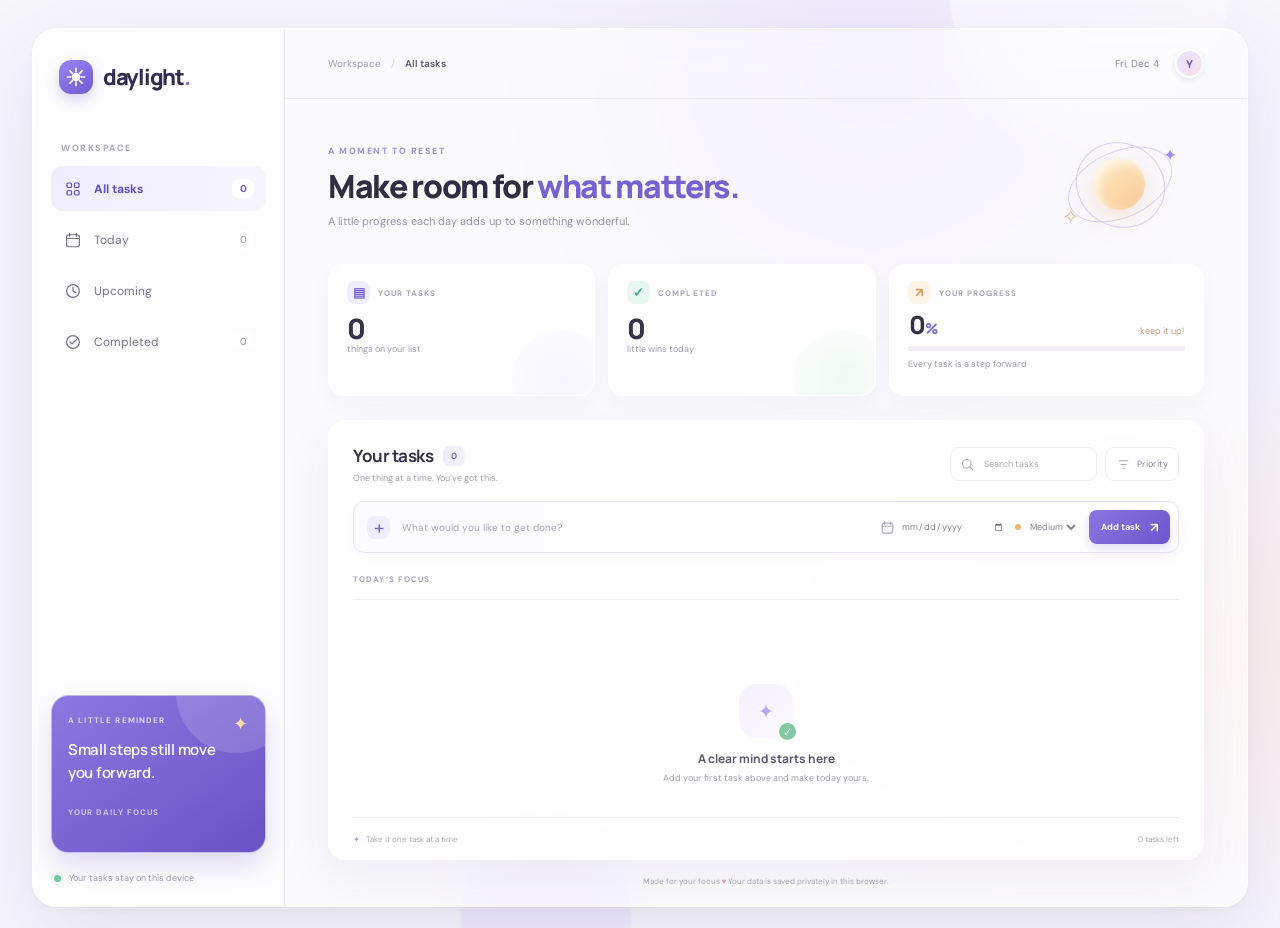
<file: todo-app/index.html>
<!doctype html>
<html lang="en">
  <head>
    <meta charset="UTF-8" />
    <meta name="viewport" content="width=device-width, initial-scale=1.0" />
    <meta name="theme-color" content="#f5f4fb" />
    <meta
      name="description"
      content="A calm, glossy space to organize your day and make progress."
    />
    <title>Daylight — Your tasks, in focus</title>
    <link rel="preconnect" href="https://fonts.googleapis.com" />
    <link rel="preconnect" href="https://fonts.gstatic.com" crossorigin />
    <link
      href="https://fonts.googleapis.com/css2?family=DM+Sans:wght@400;500;600;700&family=Manrope:wght@400;500;600;700;800&display=swap"
      rel="stylesheet"
    />
    <link rel="stylesheet" href="styles.css" />
    <script src="app.js" defer></script>
  </head>
  <body>
    <div class="ambient ambient-one" aria-hidden="true"></div>
    <div class="ambient ambient-two" aria-hidden="true"></div>

    <main class="app-shell">
      <aside class="sidebar">
        <a class="brand" href="#" aria-label="Daylight home">
          <span class="brand-mark" aria-hidden="true">
            <svg viewBox="0 0 32 32" fill="none">
              <path d="M16 3.5v5M16 23.5v5M28.5 16h-5M8.5 16h-5M24.84 7.16l-3.54 3.54M10.7 21.3l-3.54 3.54m17.68 0L21.3 21.3M10.7 10.7 7.16 7.16" stroke="currentColor" stroke-width="2.4" stroke-linecap="round"/>
              <circle cx="16" cy="16" r="6.2" fill="currentColor"/>
            </svg>
          </span>
          <span>daylight<span class="brand-period">.</span></span>
        </a>

        <div class="sidebar-label">WORKSPACE</div>
        <nav class="nav-list" aria-label="Task filters">
          <button class="nav-item active" type="button" data-filter="all">
            <span class="nav-icon">
              <svg viewBox="0 0 24 24" fill="none" aria-hidden="true"><rect x="4" y="4" width="6" height="6" rx="1.5"/><rect x="14" y="4" width="6" height="6" rx="1.5"/><rect x="4" y="14" width="6" height="6" rx="1.5"/><rect x="14" y="14" width="6" height="6" rx="1.5"/></svg>
            </span>
            <span>All tasks</span>
            <span class="nav-count" id="all-count">0</span>
          </button>
          <button class="nav-item" type="button" data-filter="today">
            <span class="nav-icon">
              <svg viewBox="0 0 24 24" fill="none" aria-hidden="true"><rect x="3.5" y="5" width="17" height="16" rx="3"/><path d="M7.5 3v4M16.5 3v4M4 10h16"/></svg>
            </span>
            <span>Today</span>
            <span class="nav-count" id="today-count">0</span>
          </button>
          <button class="nav-item" type="button" data-filter="upcoming">
            <span class="nav-icon">
              <svg viewBox="0 0 24 24" fill="none" aria-hidden="true"><circle cx="12" cy="12" r="8.5"/><path d="M12 7v5l3.5 2"/></svg>
            </span>
            <span>Upcoming</span>
          </button>
          <button class="nav-item" type="button" data-filter="completed">
            <span class="nav-icon">
              <svg viewBox="0 0 24 24" fill="none" aria-hidden="true"><circle cx="12" cy="12" r="8.5"/><path d="m8 12 2.5 2.5L16.5 9"/></svg>
            </span>
            <span>Completed</span>
            <span class="nav-count" id="completed-count">0</span>
          </button>
        </nav>

        <div class="sidebar-bottom">
          <section class="focus-card" aria-label="Daily focus">
            <div class="focus-glow" aria-hidden="true"></div>
            <span class="focus-sparkle" aria-hidden="true">✦</span>
            <p class="focus-eyebrow">A LITTLE REMINDER</p>
            <p class="focus-quote">Small steps still move you forward.</p>
            <span class="focus-author">YOUR DAILY FOCUS</span>
          </section>
          <div class="sidebar-footer">
            <span class="status-dot" aria-hidden="true"></span>
            <span>Your tasks stay on this device</span>
          </div>
        </div>
      </aside>

      <section class="main-content">
        <header class="topbar">
          <div class="breadcrumb"><span>Workspace</span><span class="breadcrumb-slash">/</span><strong id="active-view-label">All tasks</strong></div>
          <div class="topbar-right">
            <span class="date-chip" id="today-label"></span>
            <div class="avatar" aria-label="Your workspace">Y</div>
          </div>
        </header>

        <div class="page-content">
          <section class="welcome-row">
            <div>
              <p class="eyebrow" id="greeting">A FRESH START</p>
              <h1 id="page-title">Make room for <span>what matters.</span></h1>
              <p class="page-subtitle">A little progress each day adds up to something wonderful.</p>
            </div>
            <div class="today-art" aria-hidden="true">
              <div class="art-orbit orbit-one"></div>
              <div class="art-orbit orbit-two"></div>
              <div class="art-sun"></div>
              <span class="art-star star-one">✦</span>
              <span class="art-star star-two">✧</span>
            </div>
          </section>

          <section class="stats-grid" aria-label="Task progress">
            <article class="stat-card stat-total">
              <div class="stat-top"><span class="stat-icon purple-icon">▤</span><span class="stat-caption">YOUR TASKS</span></div>
              <div class="stat-value" id="stat-total">0</div>
              <div class="stat-description">things on your list</div>
              <div class="stat-decoration decoration-purple" aria-hidden="true"></div>
            </article>
            <article class="stat-card stat-done">
              <div class="stat-top"><span class="stat-icon green-icon">✓</span><span class="stat-caption">COMPLETED</span></div>
              <div class="stat-value" id="stat-completed">0</div>
              <div class="stat-description">little wins today</div>
              <div class="stat-decoration decoration-green" aria-hidden="true"></div>
            </article>
            <article class="stat-card stat-progress">
              <div class="stat-top"><span class="stat-icon orange-icon">↗</span><span class="stat-caption">YOUR PROGRESS</span></div>
              <div class="progress-stat-row"><div class="stat-value" id="stat-progress">0<span class="percent">%</span></div><span class="progress-note">keep it up!</span></div>
              <div class="progress-track"><span id="progress-bar"></span></div>
              <div class="stat-description" id="progress-description">Every task is a step forward</div>
            </article>
          </section>

          <section class="tasks-panel" aria-labelledby="tasks-heading">
            <div class="tasks-heading-row">
              <div>
                <div class="section-title-row">
                  <h2 id="tasks-heading">Your tasks</h2>
                  <span class="task-total-pill" id="visible-count">0</span>
                </div>
                <p class="section-subtitle" id="list-subtitle">One thing at a time. You’ve got this.</p>
              </div>
              <div class="task-controls">
                <label class="search-box">
                  <svg viewBox="0 0 24 24" fill="none" aria-hidden="true"><circle cx="10.8" cy="10.8" r="6.8"/><path d="m16 16 4.5 4.5"/></svg>
                  <input id="search-input" type="search" placeholder="Search tasks" aria-label="Search tasks" />
                </label>
                <button class="filter-button" id="priority-filter" type="button" aria-label="Filter by priority" title="Show high priority tasks">
                  <svg viewBox="0 0 24 24" fill="none" aria-hidden="true"><path d="M5 6h14M8 12h8m-5 6h2"/></svg>
                  <span>Priority</span>
                </button>
              </div>
            </div>

            <form class="add-task-form" id="task-form">
              <span class="add-plus" aria-hidden="true">+</span>
              <input id="task-input" name="title" type="text" maxlength="120" placeholder="What would you like to get done?" aria-label="Task title" autocomplete="off" required />
              <div class="add-form-options">
                <label class="date-input-wrap" title="Optional due date">
                  <svg viewBox="0 0 24 24" fill="none" aria-hidden="true"><rect x="3.5" y="5" width="17" height="16" rx="3"/><path d="M7.5 3v4M16.5 3v4M4 10h16"/></svg>
                  <input id="due-date-input" type="date" aria-label="Task due date" />
                </label>
                <label class="priority-select-wrap">
                  <span class="priority-dot priority-medium" aria-hidden="true"></span>
                  <select id="priority-input" aria-label="Task priority">
                    <option value="medium">Medium</option>
                    <option value="high">High</option>
                    <option value="low">Low</option>
                  </select>
                </label>
              </div>
              <button class="add-button" type="submit"><span>Add task</span><span aria-hidden="true">↗</span></button>
            </form>

            <div class="list-meta">
              <span id="list-label">TODAY’S FOCUS</span>
              <button class="clear-button" id="clear-completed" type="button" hidden>Clear completed</button>
            </div>

            <div class="task-list" id="task-list" aria-live="polite"></div>
            <div class="empty-state" id="empty-state" hidden>
              <div class="empty-illustration" aria-hidden="true"><span>✦</span><div class="empty-check">✓</div></div>
              <h3 id="empty-title">A clear mind starts here</h3>
              <p id="empty-description">Add your first task above and make today yours.</p>
            </div>

            <footer class="panel-footer">
              <span><span class="footer-sparkle">✦</span> Take it one task at a time</span>
              <span id="footer-count">0 tasks left</span>
            </footer>
          </section>
          <p class="page-footnote">Made for your focus <span>♥</span> Your data is saved privately in this browser.</p>
        </div>
      </section>
    </main>
    <div class="toast" id="toast" role="status" aria-live="polite"></div>
  </body>
</html>
</file>
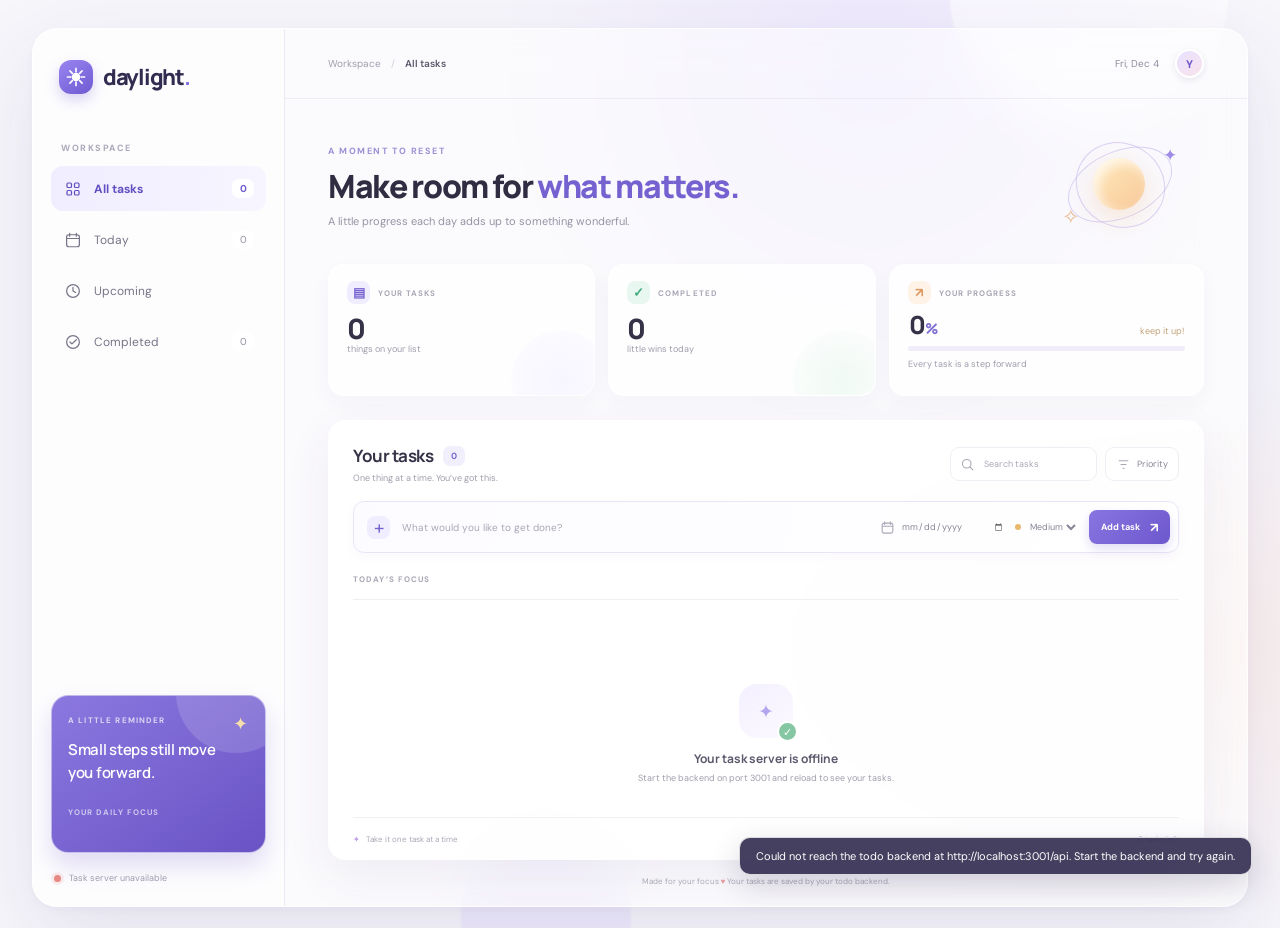
<file: todo-app/frontend/index.html>
<!doctype html>
<html lang="en">
  <head>
    <meta charset="UTF-8" />
    <meta name="viewport" content="width=device-width, initial-scale=1.0" />
    <meta name="theme-color" content="#f5f4fb" />
    <meta
      name="description"
      content="A calm, glossy space to organize your day and make progress."
    />
    <title>Daylight — Your tasks, in focus</title>
    <link rel="preconnect" href="https://fonts.googleapis.com" />
    <link rel="preconnect" href="https://fonts.gstatic.com" crossorigin />
    <link
      href="https://fonts.googleapis.com/css2?family=DM+Sans:wght@400;500;600;700&family=Manrope:wght@400;500;600;700;800&display=swap"
      rel="stylesheet"
    />
    <link rel="stylesheet" href="styles.css" />
    <script src="app.js" defer></script>
  </head>
  <body>
    <div class="ambient ambient-one" aria-hidden="true"></div>
    <div class="ambient ambient-two" aria-hidden="true"></div>

    <main class="app-shell">
      <aside class="sidebar">
        <a class="brand" href="#" aria-label="Daylight home">
          <span class="brand-mark" aria-hidden="true">
            <svg viewBox="0 0 32 32" fill="none">
              <path d="M16 3.5v5M16 23.5v5M28.5 16h-5M8.5 16h-5M24.84 7.16l-3.54 3.54M10.7 21.3l-3.54 3.54m17.68 0L21.3 21.3M10.7 10.7 7.16 7.16" stroke="currentColor" stroke-width="2.4" stroke-linecap="round"/>
              <circle cx="16" cy="16" r="6.2" fill="currentColor"/>
            </svg>
          </span>
          <span>daylight<span class="brand-period">.</span></span>
        </a>

        <div class="sidebar-label">WORKSPACE</div>
        <nav class="nav-list" aria-label="Task filters">
          <button class="nav-item active" type="button" data-filter="all">
            <span class="nav-icon">
              <svg viewBox="0 0 24 24" fill="none" aria-hidden="true"><rect x="4" y="4" width="6" height="6" rx="1.5"/><rect x="14" y="4" width="6" height="6" rx="1.5"/><rect x="4" y="14" width="6" height="6" rx="1.5"/><rect x="14" y="14" width="6" height="6" rx="1.5"/></svg>
            </span>
            <span>All tasks</span>
            <span class="nav-count" id="all-count">0</span>
          </button>
          <button class="nav-item" type="button" data-filter="today">
            <span class="nav-icon">
              <svg viewBox="0 0 24 24" fill="none" aria-hidden="true"><rect x="3.5" y="5" width="17" height="16" rx="3"/><path d="M7.5 3v4M16.5 3v4M4 10h16"/></svg>
            </span>
            <span>Today</span>
            <span class="nav-count" id="today-count">0</span>
          </button>
          <button class="nav-item" type="button" data-filter="upcoming">
            <span class="nav-icon">
              <svg viewBox="0 0 24 24" fill="none" aria-hidden="true"><circle cx="12" cy="12" r="8.5"/><path d="M12 7v5l3.5 2"/></svg>
            </span>
            <span>Upcoming</span>
          </button>
          <button class="nav-item" type="button" data-filter="completed">
            <span class="nav-icon">
              <svg viewBox="0 0 24 24" fill="none" aria-hidden="true"><circle cx="12" cy="12" r="8.5"/><path d="m8 12 2.5 2.5L16.5 9"/></svg>
            </span>
            <span>Completed</span>
            <span class="nav-count" id="completed-count">0</span>
          </button>
        </nav>

        <div class="sidebar-bottom">
          <section class="focus-card" aria-label="Daily focus">
            <div class="focus-glow" aria-hidden="true"></div>
            <span class="focus-sparkle" aria-hidden="true">✦</span>
            <p class="focus-eyebrow">A LITTLE REMINDER</p>
            <p class="focus-quote">Small steps still move you forward.</p>
            <span class="focus-author">YOUR DAILY FOCUS</span>
          </section>
          <div class="sidebar-footer">
            <span class="status-dot" id="api-status-dot" aria-hidden="true"></span>
            <span id="api-status-label" role="status" aria-live="polite">Connecting to your task server...</span>
          </div>
        </div>
      </aside>

      <section class="main-content">
        <header class="topbar">
          <div class="breadcrumb"><span>Workspace</span><span class="breadcrumb-slash">/</span><strong id="active-view-label">All tasks</strong></div>
          <div class="topbar-right">
            <span class="date-chip" id="today-label"></span>
            <div class="avatar" aria-label="Your workspace">Y</div>
          </div>
        </header>

        <div class="page-content">
          <section class="welcome-row">
            <div>
              <p class="eyebrow" id="greeting">A FRESH START</p>
              <h1 id="page-title">Make room for <span>what matters.</span></h1>
              <p class="page-subtitle">A little progress each day adds up to something wonderful.</p>
            </div>
            <div class="today-art" aria-hidden="true">
              <div class="art-orbit orbit-one"></div>
              <div class="art-orbit orbit-two"></div>
              <div class="art-sun"></div>
              <span class="art-star star-one">✦</span>
              <span class="art-star star-two">✧</span>
            </div>
          </section>

          <section class="stats-grid" aria-label="Task progress">
            <article class="stat-card stat-total">
              <div class="stat-top"><span class="stat-icon purple-icon">▤</span><span class="stat-caption">YOUR TASKS</span></div>
              <div class="stat-value" id="stat-total">0</div>
              <div class="stat-description">things on your list</div>
              <div class="stat-decoration decoration-purple" aria-hidden="true"></div>
            </article>
            <article class="stat-card stat-done">
              <div class="stat-top"><span class="stat-icon green-icon">✓</span><span class="stat-caption">COMPLETED</span></div>
              <div class="stat-value" id="stat-completed">0</div>
              <div class="stat-description">little wins today</div>
              <div class="stat-decoration decoration-green" aria-hidden="true"></div>
            </article>
            <article class="stat-card stat-progress">
              <div class="stat-top"><span class="stat-icon orange-icon">↗</span><span class="stat-caption">YOUR PROGRESS</span></div>
              <div class="progress-stat-row"><div class="stat-value" id="stat-progress">0<span class="percent">%</span></div><span class="progress-note">keep it up!</span></div>
              <div class="progress-track"><span id="progress-bar"></span></div>
              <div class="stat-description" id="progress-description">Every task is a step forward</div>
            </article>
          </section>

          <section class="tasks-panel" aria-labelledby="tasks-heading">
            <div class="tasks-heading-row">
              <div>
                <div class="section-title-row">
                  <h2 id="tasks-heading">Your tasks</h2>
                  <span class="task-total-pill" id="visible-count">0</span>
                </div>
                <p class="section-subtitle" id="list-subtitle">One thing at a time. You’ve got this.</p>
              </div>
              <div class="task-controls">
                <label class="search-box">
                  <svg viewBox="0 0 24 24" fill="none" aria-hidden="true"><circle cx="10.8" cy="10.8" r="6.8"/><path d="m16 16 4.5 4.5"/></svg>
                  <input id="search-input" type="search" placeholder="Search tasks" aria-label="Search tasks" />
                </label>
                <button class="filter-button" id="priority-filter" type="button" aria-label="Filter by priority" title="Show high priority tasks">
                  <svg viewBox="0 0 24 24" fill="none" aria-hidden="true"><path d="M5 6h14M8 12h8m-5 6h2"/></svg>
                  <span>Priority</span>
                </button>
              </div>
            </div>

            <form class="add-task-form" id="task-form">
              <span class="add-plus" aria-hidden="true">+</span>
              <input id="task-input" name="title" type="text" maxlength="120" placeholder="What would you like to get done?" aria-label="Task title" autocomplete="off" required />
              <div class="add-form-options">
                <label class="date-input-wrap" title="Optional due date">
                  <svg viewBox="0 0 24 24" fill="none" aria-hidden="true"><rect x="3.5" y="5" width="17" height="16" rx="3"/><path d="M7.5 3v4M16.5 3v4M4 10h16"/></svg>
                  <input id="due-date-input" type="date" aria-label="Task due date" />
                </label>
                <label class="priority-select-wrap">
                  <span class="priority-dot priority-medium" aria-hidden="true"></span>
                  <select id="priority-input" aria-label="Task priority">
                    <option value="medium">Medium</option>
                    <option value="high">High</option>
                    <option value="low">Low</option>
                  </select>
                </label>
              </div>
              <button class="add-button" type="submit"><span>Add task</span><span aria-hidden="true">↗</span></button>
            </form>

            <div class="list-meta">
              <span id="list-label">TODAY’S FOCUS</span>
              <button class="clear-button" id="clear-completed" type="button" hidden>Clear completed</button>
            </div>

            <div class="task-list" id="task-list" aria-live="polite"></div>
            <div class="empty-state" id="empty-state" hidden>
              <div class="empty-illustration" aria-hidden="true"><span>✦</span><div class="empty-check">✓</div></div>
              <h3 id="empty-title">A clear mind starts here</h3>
              <p id="empty-description">Add your first task above and make today yours.</p>
            </div>

            <footer class="panel-footer">
              <span><span class="footer-sparkle">✦</span> Take it one task at a time</span>
              <span id="footer-count">0 tasks left</span>
            </footer>
          </section>
          <p class="page-footnote">Made for your focus <span>♥</span> Your tasks are saved by your todo backend.</p>
        </div>
      </section>
    </main>
    <div class="toast" id="toast" role="status" aria-live="polite"></div>
  </body>
</html>
</file>
<file: todo-app/styles.css>
:root {
  color-scheme: light;
  --ink: #29263d;
  --muted: #8c899f;
  --purple: #7862d8;
  --purple-dark: #654dce;
  --line: #eeedf4;
  --surface: rgba(255, 255, 255, 0.88);
  --shadow: 0 16px 48px rgba(67, 55, 119, 0.07);
  font-family: "DM Sans", sans-serif;
}

* { box-sizing: border-box; }

body {
  min-width: 320px;
  min-height: 100vh;
  margin: 0;
  color: var(--ink);
  background:
    radial-gradient(ellipse at 68% 7%, rgba(232, 224, 255, 0.58), transparent 31%),
    radial-gradient(ellipse at 92% 70%, rgba(255, 232, 223, 0.48), transparent 30%),
    #f7f6fb;
}

button, input, select { font: inherit; }
button { color: inherit; }
button:focus-visible, input:focus-visible, select:focus-visible, a:focus-visible {
  outline: 3px solid rgba(120, 98, 216, 0.32);
  outline-offset: 3px;
}

.ambient { position: fixed; z-index: -1; border-radius: 50%; filter: blur(1px); pointer-events: none; }
.ambient-one { width: 280px; height: 280px; right: 4%; top: -150px; background: rgba(255, 255, 255, .54); }
.ambient-two { width: 170px; height: 170px; left: 36%; bottom: -100px; background: rgba(226, 218, 255, .38); }

.app-shell {
  display: grid;
  grid-template-columns: 252px minmax(0, 1fr);
  width: min(1440px, calc(100% - 64px));
  min-height: calc(100vh - 56px);
  margin: 28px auto;
  overflow: hidden;
  border: 1px solid rgba(255, 255, 255, 0.85);
  border-radius: 25px;
  background: rgba(255, 255, 255, 0.47);
  box-shadow: 0 30px 90px rgba(65, 53, 117, 0.11), 0 3px 12px rgba(65, 53, 117, 0.04);
  backdrop-filter: blur(22px);
  animation: shell-in .7s cubic-bezier(.2, .8, .2, 1) both;
}

.sidebar {
  display: flex;
  flex-direction: column;
  min-height: 100%;
  padding: 31px 18px 22px;
  border-right: 1px solid rgba(231, 228, 241, 0.82);
  background: rgba(255, 255, 255, 0.48);
}

.brand {
  display: flex;
  align-items: center;
  gap: 10px;
  margin: 0 0 48px 8px;
  color: #322c50;
  font: 800 22px Manrope, sans-serif;
  letter-spacing: -1.3px;
  text-decoration: none;
}
.brand-mark { display: grid; width: 34px; height: 34px; place-items: center; border-radius: 12px; color: white; background: linear-gradient(145deg, #9985f0, #6f5ad2); box-shadow: 0 6px 13px rgba(112, 90, 210, .25); }
.brand-mark svg { width: 22px; }
.brand-period { color: #8873e3; }
.sidebar-label { padding: 0 10px; margin-bottom: 12px; color: #aaa7b7; font-size: 9px; font-weight: 700; letter-spacing: 1.5px; }
.nav-list { display: grid; gap: 6px; }
.nav-item {
  display: flex;
  align-items: center;
  gap: 12px;
  width: 100%;
  min-height: 45px;
  padding: 0 12px;
  border: 0;
  border-radius: 12px;
  color: #777487;
  background: transparent;
  cursor: pointer;
  text-align: left;
  transition: color .2s ease, background .2s ease, transform .2s ease;
}
.nav-item:hover { transform: translateX(2px); color: #5d4cb4; background: rgba(121, 99, 216, .07); }
.nav-item.active { color: #614ec0; background: linear-gradient(100deg, #f0edff, #f7f5ff); font-weight: 700; }
.nav-icon { display: grid; width: 19px; height: 19px; place-items: center; }
.nav-icon svg { width: 18px; height: 18px; stroke: currentColor; stroke-width: 1.65; stroke-linecap: round; stroke-linejoin: round; }
.nav-item > span:nth-child(2) { flex: 1; font-size: 12px; }
.nav-count { min-width: 22px; padding: 3px 6px; border-radius: 7px; color: #9490a3; background: rgba(255,255,255,.7); font-size: 10px; text-align: center; }
.nav-item.active .nav-count { color: #6f5ad2; background: white; }
.sidebar-bottom { margin-top: auto; }
.focus-card {
  position: relative;
  overflow: hidden;
  min-height: 158px;
  padding: 19px 16px;
  border: 1px solid rgba(255,255,255,.55);
  border-radius: 17px;
  color: white;
  background: linear-gradient(145deg, #8b78df 0%, #6953c5 100%);
  box-shadow: 0 13px 25px rgba(108, 84, 200, .2);
}
.focus-glow { position: absolute; width: 120px; height: 120px; top: -63px; right: -31px; border-radius: 50%; background: rgba(255,255,255,.14); }
.focus-sparkle { position: absolute; top: 16px; right: 17px; color: #f7dfad; font-size: 18px; }
.focus-eyebrow { margin: 0 0 14px; color: rgba(255,255,255,.72); font-size: 8px; font-weight: 700; letter-spacing: 1.15px; }
.focus-quote { max-width: 150px; margin: 0 0 15px; font: 600 15px/1.5 Manrope, sans-serif; letter-spacing: -.3px; }
.focus-author { color: rgba(255,255,255,.64); font-size: 8px; font-weight: 700; letter-spacing: 1px; }
.sidebar-footer { display: flex; align-items: center; gap: 8px; padding: 19px 3px 0; color: #a09dac; font-size: 9px; }
.status-dot { width: 7px; height: 7px; border-radius: 50%; background: #75cba3; box-shadow: 0 0 0 3px rgba(117,203,163,.14); }

.main-content { min-width: 0; }
.topbar { display: flex; align-items: center; justify-content: space-between; min-height: 70px; padding: 0 43px; border-bottom: 1px solid rgba(231, 228, 241, .65); }
.breadcrumb { display: flex; align-items: center; gap: 10px; color: #a09dac; font-size: 10px; }
.breadcrumb-slash { color: #d3d0dd; }
.breadcrumb strong { color: #5c586c; font-weight: 600; }
.topbar-right { display: flex; align-items: center; gap: 16px; }
.date-chip { color: #8e8a9e; font-size: 10px; }
.avatar { display: grid; width: 29px; height: 29px; place-items: center; border: 2px solid white; border-radius: 50%; color: #6954c7; background: linear-gradient(145deg, #e8e1ff, #f9e3ed); box-shadow: 0 2px 6px rgba(60, 49, 105, .11); font-size: 11px; font-weight: 700; }
.page-content { max-width: 1090px; padding: 34px 43px 20px; margin: 0 auto; }
.welcome-row { display: flex; align-items: center; justify-content: space-between; min-height: 107px; margin-bottom: 24px; }
.eyebrow { margin: 0 0 10px; color: #9b91d6; font-size: 9px; font-weight: 700; letter-spacing: 1.55px; }
h1, h2, h3, p { margin-top: 0; }
h1 { margin-bottom: 8px; color: #302d42; font: 800 clamp(23px, 2.5vw, 32px)/1.2 Manrope, sans-serif; letter-spacing: -1.35px; }
h1 span { color: #7562d0; }
.page-subtitle { margin: 0; color: #9793a4; font-size: 11px; }
.today-art { position: relative; width: 132px; height: 105px; margin-right: 18px; }
.art-sun { position: absolute; top: 24px; left: 39px; width: 52px; height: 52px; border-radius: 50%; background: linear-gradient(140deg, #ffe9bb, #f8c99a); box-shadow: 0 8px 26px rgba(237, 177, 115, .29), inset 5px 5px 12px rgba(255,255,255,.75); }
.art-orbit { position: absolute; border: 1px solid rgba(193, 180, 236, .58); border-radius: 50%; transform: rotate(-24deg); }
.orbit-one { top: 17px; left: 11px; width: 110px; height: 67px; }
.orbit-two { top: 9px; left: 21px; width: 91px; height: 84px; transform: rotate(30deg); }
.art-star { position: absolute; color: #a08ce8; }
.star-one { top: 10px; right: 9px; font-size: 17px; }
.star-two { bottom: 8px; left: 8px; color: #ebbd96; font-size: 21px; }

.stats-grid { display: grid; grid-template-columns: 1fr 1fr 1.18fr; gap: 13px; margin-bottom: 24px; }
.stat-card { position: relative; min-height: 132px; overflow: hidden; padding: 16px 18px; border: 1px solid rgba(255,255,255,.93); border-radius: 16px; background: rgba(255,255,255,.74); box-shadow: 0 8px 22px rgba(67,55,119,.035); transition: transform .24s ease, box-shadow .24s ease; }
.stat-card:hover { transform: translateY(-3px); box-shadow: 0 14px 28px rgba(67,55,119,.08); }
.stat-top { display: flex; align-items: center; gap: 8px; }
.stat-icon { display: grid; width: 23px; height: 23px; place-items: center; border-radius: 8px; font-size: 13px; font-weight: 700; }
.purple-icon { color: #7863d1; background: #f0edff; }
.green-icon { color: #43aa7d; background: #e8f7ef; }
.orange-icon { color: #dc9760; background: #fff2e7; }
.stat-caption { color: #aaa6b5; font-size: 8px; font-weight: 700; letter-spacing: 1.05px; }
.stat-value { position: relative; z-index: 1; margin: 10px 0 1px; color: #353146; font: 800 28px/1 Manrope, sans-serif; letter-spacing: -1px; }
.stat-description { position: relative; z-index: 1; color: #a09dac; font-size: 9px; }
.stat-decoration { position: absolute; right: -19px; bottom: -37px; width: 104px; height: 104px; border-radius: 50%; opacity: .46; }
.decoration-purple { background: radial-gradient(circle, #eee9ff, #f7f5ff 66%, transparent 68%); }
.decoration-green { background: radial-gradient(circle, #def4e7, #f4fbf6 66%, transparent 68%); }
.progress-stat-row { display: flex; align-items: baseline; justify-content: space-between; margin: 8px 1px 5px; }
.progress-stat-row .stat-value { margin: 0; font-size: 25px; }
.percent { color: #8070d3; font-size: 15px; }
.progress-note { color: #c1a076; font-size: 9px; }
.progress-track { height: 5px; margin: 9px 0 7px; overflow: hidden; border-radius: 8px; background: #f0edf8; }
.progress-track span { display: block; width: 0; height: 100%; border-radius: inherit; background: linear-gradient(90deg, #8d7ce2, #c0a5ec); transition: width .5s cubic-bezier(.2,.8,.2,1); }

.tasks-panel { padding: 23px 24px 0; border: 1px solid rgba(255,255,255,.95); border-radius: 18px; background: rgba(255,255,255,.84); box-shadow: var(--shadow); }
.tasks-heading-row { display: flex; align-items: center; justify-content: space-between; gap: 15px; margin-bottom: 17px; }
.section-title-row { display: flex; align-items: center; gap: 10px; }
h2 { margin: 0; color: #363247; font: 700 17px Manrope, sans-serif; letter-spacing: -.5px; }
.task-total-pill { display: grid; min-width: 22px; height: 20px; padding: 0 6px; place-items: center; border-radius: 7px; color: #7a68cf; background: #f1effb; font-size: 9px; font-weight: 700; }
.section-subtitle { margin: 5px 0 0; color: #a09dac; font-size: 9px; }
.task-controls { display: flex; align-items: center; gap: 8px; }
.search-box { display: flex; align-items: center; gap: 7px; width: 147px; height: 34px; padding: 0 9px; border: 1px solid #eeedf3; border-radius: 9px; background: #fff; transition: border .2s, box-shadow .2s; }
.search-box:focus-within { border-color: #b6a9ec; box-shadow: 0 0 0 3px rgba(120,98,216,.08); }
.search-box svg, .date-input-wrap svg, .filter-button svg { width: 15px; height: 15px; flex: none; stroke: #aaa6b5; stroke-width: 1.7; stroke-linecap: round; stroke-linejoin: round; }
.search-box input { width: 100%; border: 0; outline: 0; color: #454155; background: transparent; font-size: 9px; }
.search-box input::placeholder { color: #aaa7b4; }
.filter-button { display: flex; align-items: center; gap: 6px; height: 34px; padding: 0 10px; border: 1px solid #eeedf3; border-radius: 9px; color: #898597; background: white; cursor: pointer; font-size: 9px; transition: background .2s, border .2s, color .2s; }
.filter-button:hover, .filter-button.selected { border-color: #c7bdf3; color: #6d59c8; background: #f8f6ff; }

.add-task-form { display: flex; align-items: center; gap: 10px; min-height: 52px; padding: 7px 8px 7px 13px; border: 1px solid #e9e5f7; border-radius: 11px; background: linear-gradient(100deg, #fcfbff, #fff); box-shadow: 0 4px 12px rgba(85,67,156,.035); transition: border .2s, box-shadow .2s, transform .2s; }
.add-task-form:focus-within { transform: translateY(-1px); border-color: #b9aceb; box-shadow: 0 5px 17px rgba(104,83,194,.1); }
.add-plus { display: grid; width: 23px; height: 23px; flex: none; place-items: center; border-radius: 8px; color: #7662cf; background: #f0edff; font-size: 19px; font-weight: 400; line-height: 1; }
#task-input { width: 100%; min-width: 80px; border: 0; outline: 0; color: #464255; background: transparent; font-size: 10px; }
#task-input::placeholder { color: #aaa7b5; }
.add-form-options { display: flex; align-items: center; gap: 10px; }
.date-input-wrap, .priority-select-wrap { display: flex; align-items: center; gap: 5px; color: #9995a5; }
.date-input-wrap input { width: 16px; max-width: 105px; border: 0; outline: 0; color: transparent; background: transparent; cursor: pointer; font-size: 9px; }
.date-input-wrap input:focus, .date-input-wrap input:not(:placeholder-shown) { width: 105px; color: #898596; }
.date-input-wrap input::-webkit-calendar-picker-indicator { cursor: pointer; opacity: .55; }
.priority-select-wrap { gap: 5px; }
.priority-select-wrap select { max-width: 66px; padding: 0; border: 0; outline: 0; color: #898596; background: transparent; cursor: pointer; font-size: 9px; }
.priority-dot { width: 6px; height: 6px; border-radius: 50%; }
.priority-high { background: #ed8b88; }
.priority-medium { background: #e8b86c; }
.priority-low { background: #79b99a; }
.add-button { display: flex; align-items: center; gap: 10px; flex: none; min-height: 34px; padding: 0 12px; border: 0; border-radius: 8px; color: white; background: linear-gradient(135deg, #8975e1, #6d57cd); box-shadow: 0 5px 11px rgba(110,87,205,.2); cursor: pointer; font-size: 9px; font-weight: 700; transition: transform .2s, box-shadow .2s, filter .2s; }
.add-button:hover { transform: translateY(-1px); box-shadow: 0 7px 15px rgba(110,87,205,.3); filter: saturate(1.1); }
.add-button:active { transform: scale(.97); }
.add-button span:last-child { font-size: 13px; }

.list-meta { display: flex; align-items: center; justify-content: space-between; min-height: 41px; margin-top: 6px; border-bottom: 1px solid #f0eff4; }
.list-meta > span { color: #aaa6b5; font-size: 8px; font-weight: 700; letter-spacing: 1.1px; }
.clear-button { padding: 5px 0 5px 10px; border: 0; color: #8e80cf; background: transparent; cursor: pointer; font-size: 9px; }
.clear-button:hover { color: #5d49bc; text-decoration: underline; }
.task-list { min-height: 56px; }
.task-row { display: grid; grid-template-columns: 20px minmax(0, 1fr) auto 24px; align-items: center; gap: 10px; min-height: 60px; padding: 9px 1px; border-bottom: 1px solid #f2f1f5; animation: task-in .3s ease both; transition: background .2s; }
.task-row:last-child { border-bottom-color: transparent; }
.task-row:hover { background: linear-gradient(90deg, transparent, rgba(247,245,253,.7), transparent); }
.task-check { display: grid; width: 18px; height: 18px; padding: 0; place-items: center; border: 1.5px solid #d6d2e3; border-radius: 6px; color: white; background: white; cursor: pointer; transition: background .2s, border .2s, transform .2s; }
.task-check:hover { transform: scale(1.1); border-color: #8472dc; }
.task-row.is-completed .task-check { border-color: #82c5a2; background: #82c5a2; }
.task-check svg { width: 12px; height: 12px; stroke: currentColor; stroke-width: 2; stroke-linecap: round; stroke-linejoin: round; }
.task-copy { min-width: 0; }
.task-title { overflow: hidden; margin: 0; color: #514d60; font-size: 10px; text-overflow: ellipsis; white-space: nowrap; }
.task-row.is-completed .task-title { color: #aaa7b4; text-decoration: line-through; text-decoration-color: #c6c2d0; }
.task-detail { display: flex; align-items: center; gap: 8px; margin-top: 5px; color: #aaa7b4; font-size: 8px; }
.task-date { display: inline-flex; align-items: center; gap: 4px; }
.task-date svg { width: 11px; height: 11px; stroke: currentColor; stroke-width: 1.6; }
.task-date.overdue { color: #d8817e; }
.priority-tag { display: inline-flex; align-items: center; gap: 4px; padding: 3px 6px; border-radius: 5px; font-size: 8px; }
.priority-tag::before { width: 5px; height: 5px; border-radius: 50%; background: currentColor; content: ""; }
.priority-tag.high { color: #d77c78; background: #fff1ef; }
.priority-tag.medium { color: #bc9151; background: #fff7e9; }
.priority-tag.low { color: #63a685; background: #edf8f1; }
.delete-task { display: grid; width: 25px; height: 25px; padding: 0; place-items: center; border: 0; border-radius: 7px; color: #c0bdca; background: transparent; cursor: pointer; opacity: 0; transition: opacity .2s, color .2s, background .2s; }
.task-row:hover .delete-task, .delete-task:focus-visible { opacity: 1; }
.delete-task:hover { color: #d67777; background: #fff1f0; }
.delete-task svg { width: 14px; height: 14px; stroke: currentColor; stroke-width: 1.7; stroke-linecap: round; stroke-linejoin: round; }
.empty-state { padding: 28px 15px 32px; text-align: center; animation: task-in .35s ease both; }
.empty-illustration { position: relative; display: grid; width: 54px; height: 54px; margin: 0 auto 12px; place-items: center; border-radius: 18px; color: #b3a5ee; background: linear-gradient(145deg, #f4f0ff, #fbf9ff); font-size: 19px; }
.empty-check { position: absolute; right: -5px; bottom: -4px; display: grid; width: 21px; height: 21px; place-items: center; border: 2px solid white; border-radius: 50%; color: white; background: #85c7a3; font-size: 11px; }
.empty-state h3 { margin: 0 0 5px; color: #5c586d; font: 700 12px Manrope, sans-serif; }
.empty-state p { margin: 0; color: #a19dac; font-size: 9px; }
.panel-footer { display: flex; align-items: center; justify-content: space-between; min-height: 42px; margin-top: 1px; border-top: 1px solid #f0eff4; color: #aaa7b5; font-size: 8px; }
.footer-sparkle { margin-right: 4px; color: #bc9be0; }
.page-footnote { margin: 16px 0 0; color: #aaa7b5; font-size: 8px; text-align: center; }
.page-footnote span { color: #e59a9d; }
.toast { position: fixed; z-index: 5; right: 28px; bottom: 25px; padding: 11px 16px; border: 1px solid rgba(255,255,255,.8); border-radius: 11px; color: #fff; background: rgba(54,48,83,.92); box-shadow: 0 10px 30px rgba(45,37,77,.18); font-size: 11px; opacity: 0; pointer-events: none; transform: translateY(9px); transition: opacity .25s, transform .25s; }
.toast.show { opacity: 1; transform: translateY(0); }
[hidden] { display: none !important; }

@keyframes shell-in { from { opacity: 0; transform: translateY(12px) scale(.99); } to { opacity: 1; transform: translateY(0) scale(1); } }
@keyframes task-in { from { opacity: 0; transform: translateY(5px); } to { opacity: 1; transform: translateY(0); } }

@media (min-width: 1300px) {
  .page-content { padding-top: 41px; }
  .welcome-row { margin-bottom: 30px; }
  .stat-card { min-height: 142px; padding: 18px 20px; }
  .tasks-panel { padding: 25px 27px 0; }
}

@media (max-width: 1000px) {
  .app-shell { grid-template-columns: 215px minmax(0,1fr); width: calc(100% - 36px); margin: 18px auto; }
  .topbar { padding-right: 28px; padding-left: 28px; }
  .page-content { padding-right: 28px; padding-left: 28px; }
  .today-art { margin-right: 0; transform: scale(.85); transform-origin: right center; }
  .stats-grid { gap: 9px; }
  .stat-card { padding: 14px; }
  .tasks-panel { padding-right: 18px; padding-left: 18px; }
}

@media (max-width: 760px) {
  .app-shell { display: block; width: calc(100% - 20px); min-height: calc(100vh - 20px); margin: 10px auto; border-radius: 20px; }
  .sidebar { min-height: auto; padding: 14px 16px 10px; border-right: 0; border-bottom: 1px solid rgba(231,228,241,.75); }
  .brand { margin: 0 0 13px 3px; font-size: 19px; }
  .brand-mark { width: 30px; height: 30px; border-radius: 10px; }
  .sidebar-label, .sidebar-bottom { display: none; }
  .nav-list { display: flex; gap: 5px; overflow-x: auto; padding-bottom: 2px; scrollbar-width: none; }
  .nav-list::-webkit-scrollbar { display: none; }
  .nav-item { width: auto; min-height: 36px; flex: 0 0 auto; gap: 7px; padding: 0 10px; }
  .nav-item > span:nth-child(2) { font-size: 10px; }
  .nav-icon { width: 15px; height: 15px; }
  .nav-icon svg { width: 15px; height: 15px; }
  .nav-count { min-width: 18px; padding: 2px 4px; font-size: 8px; }
  .topbar { min-height: 49px; padding: 0 20px; }
  .date-chip { font-size: 9px; }
  .topbar-right { gap: 9px; }
  .page-content { padding: 23px 17px 18px; }
  .welcome-row { min-height: 90px; margin-bottom: 16px; }
  h1 { max-width: 390px; font-size: clamp(23px, 5.3vw, 30px); }
  .page-subtitle { max-width: 340px; font-size: 10px; line-height: 1.55; }
  .today-art { width: 94px; flex: none; transform: scale(.7); transform-origin: right center; margin-left: -10px; }
  .stats-grid { grid-template-columns: 1fr 1fr; gap: 9px; margin-bottom: 15px; }
  .stat-card { min-height: 112px; padding: 12px; }
  .stat-progress { grid-column: 1 / -1; min-height: 102px; }
  .stat-progress .progress-stat-row { justify-content: flex-start; gap: 16px; }
  .stat-progress .progress-track { max-width: 330px; }
  .tasks-panel { padding: 18px 14px 0; border-radius: 15px; }
  .tasks-heading-row { align-items: flex-start; flex-direction: column; gap: 12px; margin-bottom: 13px; }
  .task-controls { width: 100%; }
  .search-box { flex: 1; width: auto; }
  .add-task-form { flex-wrap: wrap; gap: 8px; padding: 9px; }
  #task-input { flex: 1; min-height: 24px; }
  .add-form-options { margin-left: 31px; }
  .add-button { margin-left: auto; }
  .task-row { grid-template-columns: 19px minmax(0,1fr) auto 23px; gap: 7px; }
  .task-title { font-size: 9px; }
  .delete-task { opacity: 1; }
}

@media (max-width: 430px) {
  .page-content { padding-right: 12px; padding-left: 12px; }
  .welcome-row { align-items: flex-start; }
  .today-art { width: 61px; margin-right: -6px; transform: scale(.55); transform-origin: top right; }
  .eyebrow { font-size: 8px; }
  .date-chip { max-width: 125px; overflow: hidden; text-overflow: ellipsis; white-space: nowrap; }
  .tasks-panel { padding-right: 11px; padding-left: 11px; }
  .task-row { grid-template-columns: 19px minmax(0,1fr) 23px; }
  .task-row > .priority-tag { display: none; }
  .task-detail { gap: 5px; }
}

@media (prefers-reduced-motion: reduce) {
  *, *::before, *::after { scroll-behavior: auto !important; animation-duration: .01ms !important; animation-iteration-count: 1 !important; transition-duration: .01ms !important; }
}
</file>
<file: todo-app/frontend/styles.css>
:root {
  color-scheme: light;
  --ink: #29263d;
  --muted: #8c899f;
  --purple: #7862d8;
  --purple-dark: #654dce;
  --line: #eeedf4;
  --surface: rgba(255, 255, 255, 0.88);
  --shadow: 0 16px 48px rgba(67, 55, 119, 0.07);
  font-family: "DM Sans", sans-serif;
}

* { box-sizing: border-box; }

body {
  min-width: 320px;
  min-height: 100vh;
  margin: 0;
  color: var(--ink);
  background:
    radial-gradient(ellipse at 68% 7%, rgba(232, 224, 255, 0.58), transparent 31%),
    radial-gradient(ellipse at 92% 70%, rgba(255, 232, 223, 0.48), transparent 30%),
    #f7f6fb;
}

button, input, select { font: inherit; }
button { color: inherit; }
button:focus-visible, input:focus-visible, select:focus-visible, a:focus-visible {
  outline: 3px solid rgba(120, 98, 216, 0.32);
  outline-offset: 3px;
}

.ambient { position: fixed; z-index: -1; border-radius: 50%; filter: blur(1px); pointer-events: none; }
.ambient-one { width: 280px; height: 280px; right: 4%; top: -150px; background: rgba(255, 255, 255, .54); }
.ambient-two { width: 170px; height: 170px; left: 36%; bottom: -100px; background: rgba(226, 218, 255, .38); }

.app-shell {
  display: grid;
  grid-template-columns: 252px minmax(0, 1fr);
  width: min(1440px, calc(100% - 64px));
  min-height: calc(100vh - 56px);
  margin: 28px auto;
  overflow: hidden;
  border: 1px solid rgba(255, 255, 255, 0.85);
  border-radius: 25px;
  background: rgba(255, 255, 255, 0.47);
  box-shadow: 0 30px 90px rgba(65, 53, 117, 0.11), 0 3px 12px rgba(65, 53, 117, 0.04);
  backdrop-filter: blur(22px);
  animation: shell-in .7s cubic-bezier(.2, .8, .2, 1) both;
}

.sidebar {
  display: flex;
  flex-direction: column;
  min-height: 100%;
  padding: 31px 18px 22px;
  border-right: 1px solid rgba(231, 228, 241, 0.82);
  background: rgba(255, 255, 255, 0.48);
}

.brand {
  display: flex;
  align-items: center;
  gap: 10px;
  margin: 0 0 48px 8px;
  color: #322c50;
  font: 800 22px Manrope, sans-serif;
  letter-spacing: -1.3px;
  text-decoration: none;
}
.brand-mark { display: grid; width: 34px; height: 34px; place-items: center; border-radius: 12px; color: white; background: linear-gradient(145deg, #9985f0, #6f5ad2); box-shadow: 0 6px 13px rgba(112, 90, 210, .25); }
.brand-mark svg { width: 22px; }
.brand-period { color: #8873e3; }
.sidebar-label { padding: 0 10px; margin-bottom: 12px; color: #aaa7b7; font-size: 9px; font-weight: 700; letter-spacing: 1.5px; }
.nav-list { display: grid; gap: 6px; }
.nav-item {
  display: flex;
  align-items: center;
  gap: 12px;
  width: 100%;
  min-height: 45px;
  padding: 0 12px;
  border: 0;
  border-radius: 12px;
  color: #777487;
  background: transparent;
  cursor: pointer;
  text-align: left;
  transition: color .2s ease, background .2s ease, transform .2s ease;
}
.nav-item:hover { transform: translateX(2px); color: #5d4cb4; background: rgba(121, 99, 216, .07); }
.nav-item.active { color: #614ec0; background: linear-gradient(100deg, #f0edff, #f7f5ff); font-weight: 700; }
.nav-icon { display: grid; width: 19px; height: 19px; place-items: center; }
.nav-icon svg { width: 18px; height: 18px; stroke: currentColor; stroke-width: 1.65; stroke-linecap: round; stroke-linejoin: round; }
.nav-item > span:nth-child(2) { flex: 1; font-size: 12px; }
.nav-count { min-width: 22px; padding: 3px 6px; border-radius: 7px; color: #9490a3; background: rgba(255,255,255,.7); font-size: 10px; text-align: center; }
.nav-item.active .nav-count { color: #6f5ad2; background: white; }
.sidebar-bottom { margin-top: auto; }
.focus-card {
  position: relative;
  overflow: hidden;
  min-height: 158px;
  padding: 19px 16px;
  border: 1px solid rgba(255,255,255,.55);
  border-radius: 17px;
  color: white;
  background: linear-gradient(145deg, #8b78df 0%, #6953c5 100%);
  box-shadow: 0 13px 25px rgba(108, 84, 200, .2);
}
.focus-glow { position: absolute; width: 120px; height: 120px; top: -63px; right: -31px; border-radius: 50%; background: rgba(255,255,255,.14); }
.focus-sparkle { position: absolute; top: 16px; right: 17px; color: #f7dfad; font-size: 18px; }
.focus-eyebrow { margin: 0 0 14px; color: rgba(255,255,255,.72); font-size: 8px; font-weight: 700; letter-spacing: 1.15px; }
.focus-quote { max-width: 150px; margin: 0 0 15px; font: 600 15px/1.5 Manrope, sans-serif; letter-spacing: -.3px; }
.focus-author { color: rgba(255,255,255,.64); font-size: 8px; font-weight: 700; letter-spacing: 1px; }
.sidebar-footer { display: flex; align-items: center; gap: 8px; padding: 19px 3px 0; color: #a09dac; font-size: 9px; }
.status-dot { width: 7px; height: 7px; border-radius: 50%; background: #75cba3; box-shadow: 0 0 0 3px rgba(117,203,163,.14); }
.sidebar-footer.is-offline .status-dot { background: #e88983; box-shadow: 0 0 0 3px rgba(232,137,131,.14); }

.main-content { min-width: 0; }
.topbar { display: flex; align-items: center; justify-content: space-between; min-height: 70px; padding: 0 43px; border-bottom: 1px solid rgba(231, 228, 241, .65); }
.breadcrumb { display: flex; align-items: center; gap: 10px; color: #a09dac; font-size: 10px; }
.breadcrumb-slash { color: #d3d0dd; }
.breadcrumb strong { color: #5c586c; font-weight: 600; }
.topbar-right { display: flex; align-items: center; gap: 16px; }
.date-chip { color: #8e8a9e; font-size: 10px; }
.avatar { display: grid; width: 29px; height: 29px; place-items: center; border: 2px solid white; border-radius: 50%; color: #6954c7; background: linear-gradient(145deg, #e8e1ff, #f9e3ed); box-shadow: 0 2px 6px rgba(60, 49, 105, .11); font-size: 11px; font-weight: 700; }
.page-content { max-width: 1090px; padding: 34px 43px 20px; margin: 0 auto; }
.welcome-row { display: flex; align-items: center; justify-content: space-between; min-height: 107px; margin-bottom: 24px; }
.eyebrow { margin: 0 0 10px; color: #9b91d6; font-size: 9px; font-weight: 700; letter-spacing: 1.55px; }
h1, h2, h3, p { margin-top: 0; }
h1 { margin-bottom: 8px; color: #302d42; font: 800 clamp(23px, 2.5vw, 32px)/1.2 Manrope, sans-serif; letter-spacing: -1.35px; }
h1 span { color: #7562d0; }
.page-subtitle { margin: 0; color: #9793a4; font-size: 11px; }
.today-art { position: relative; width: 132px; height: 105px; margin-right: 18px; }
.art-sun { position: absolute; top: 24px; left: 39px; width: 52px; height: 52px; border-radius: 50%; background: linear-gradient(140deg, #ffe9bb, #f8c99a); box-shadow: 0 8px 26px rgba(237, 177, 115, .29), inset 5px 5px 12px rgba(255,255,255,.75); }
.art-orbit { position: absolute; border: 1px solid rgba(193, 180, 236, .58); border-radius: 50%; transform: rotate(-24deg); }
.orbit-one { top: 17px; left: 11px; width: 110px; height: 67px; }
.orbit-two { top: 9px; left: 21px; width: 91px; height: 84px; transform: rotate(30deg); }
.art-star { position: absolute; color: #a08ce8; }
.star-one { top: 10px; right: 9px; font-size: 17px; }
.star-two { bottom: 8px; left: 8px; color: #ebbd96; font-size: 21px; }

.stats-grid { display: grid; grid-template-columns: 1fr 1fr 1.18fr; gap: 13px; margin-bottom: 24px; }
.stat-card { position: relative; min-height: 132px; overflow: hidden; padding: 16px 18px; border: 1px solid rgba(255,255,255,.93); border-radius: 16px; background: rgba(255,255,255,.74); box-shadow: 0 8px 22px rgba(67,55,119,.035); transition: transform .24s ease, box-shadow .24s ease; }
.stat-card:hover { transform: translateY(-3px); box-shadow: 0 14px 28px rgba(67,55,119,.08); }
.stat-top { display: flex; align-items: center; gap: 8px; }
.stat-icon { display: grid; width: 23px; height: 23px; place-items: center; border-radius: 8px; font-size: 13px; font-weight: 700; }
.purple-icon { color: #7863d1; background: #f0edff; }
.green-icon { color: #43aa7d; background: #e8f7ef; }
.orange-icon { color: #dc9760; background: #fff2e7; }
.stat-caption { color: #aaa6b5; font-size: 8px; font-weight: 700; letter-spacing: 1.05px; }
.stat-value { position: relative; z-index: 1; margin: 10px 0 1px; color: #353146; font: 800 28px/1 Manrope, sans-serif; letter-spacing: -1px; }
.stat-description { position: relative; z-index: 1; color: #a09dac; font-size: 9px; }
.stat-decoration { position: absolute; right: -19px; bottom: -37px; width: 104px; height: 104px; border-radius: 50%; opacity: .46; }
.decoration-purple { background: radial-gradient(circle, #eee9ff, #f7f5ff 66%, transparent 68%); }
.decoration-green { background: radial-gradient(circle, #def4e7, #f4fbf6 66%, transparent 68%); }
.progress-stat-row { display: flex; align-items: baseline; justify-content: space-between; margin: 8px 1px 5px; }
.progress-stat-row .stat-value { margin: 0; font-size: 25px; }
.percent { color: #8070d3; font-size: 15px; }
.progress-note { color: #c1a076; font-size: 9px; }
.progress-track { height: 5px; margin: 9px 0 7px; overflow: hidden; border-radius: 8px; background: #f0edf8; }
.progress-track span { display: block; width: 0; height: 100%; border-radius: inherit; background: linear-gradient(90deg, #8d7ce2, #c0a5ec); transition: width .5s cubic-bezier(.2,.8,.2,1); }

.tasks-panel { padding: 23px 24px 0; border: 1px solid rgba(255,255,255,.95); border-radius: 18px; background: rgba(255,255,255,.84); box-shadow: var(--shadow); }
.tasks-heading-row { display: flex; align-items: center; justify-content: space-between; gap: 15px; margin-bottom: 17px; }
.section-title-row { display: flex; align-items: center; gap: 10px; }
h2 { margin: 0; color: #363247; font: 700 17px Manrope, sans-serif; letter-spacing: -.5px; }
.task-total-pill { display: grid; min-width: 22px; height: 20px; padding: 0 6px; place-items: center; border-radius: 7px; color: #7a68cf; background: #f1effb; font-size: 9px; font-weight: 700; }
.section-subtitle { margin: 5px 0 0; color: #a09dac; font-size: 9px; }
.task-controls { display: flex; align-items: center; gap: 8px; }
.search-box { display: flex; align-items: center; gap: 7px; width: 147px; height: 34px; padding: 0 9px; border: 1px solid #eeedf3; border-radius: 9px; background: #fff; transition: border .2s, box-shadow .2s; }
.search-box:focus-within { border-color: #b6a9ec; box-shadow: 0 0 0 3px rgba(120,98,216,.08); }
.search-box svg, .date-input-wrap svg, .filter-button svg { width: 15px; height: 15px; flex: none; stroke: #aaa6b5; stroke-width: 1.7; stroke-linecap: round; stroke-linejoin: round; }
.search-box input { width: 100%; border: 0; outline: 0; color: #454155; background: transparent; font-size: 9px; }
.search-box input::placeholder { color: #aaa7b4; }
.filter-button { display: flex; align-items: center; gap: 6px; height: 34px; padding: 0 10px; border: 1px solid #eeedf3; border-radius: 9px; color: #898597; background: white; cursor: pointer; font-size: 9px; transition: background .2s, border .2s, color .2s; }
.filter-button:hover, .filter-button.selected { border-color: #c7bdf3; color: #6d59c8; background: #f8f6ff; }

.add-task-form { display: flex; align-items: center; gap: 10px; min-height: 52px; padding: 7px 8px 7px 13px; border: 1px solid #e9e5f7; border-radius: 11px; background: linear-gradient(100deg, #fcfbff, #fff); box-shadow: 0 4px 12px rgba(85,67,156,.035); transition: border .2s, box-shadow .2s, transform .2s; }
.add-task-form:focus-within { transform: translateY(-1px); border-color: #b9aceb; box-shadow: 0 5px 17px rgba(104,83,194,.1); }
.add-plus { display: grid; width: 23px; height: 23px; flex: none; place-items: center; border-radius: 8px; color: #7662cf; background: #f0edff; font-size: 19px; font-weight: 400; line-height: 1; }
#task-input { width: 100%; min-width: 80px; border: 0; outline: 0; color: #464255; background: transparent; font-size: 10px; }
#task-input::placeholder { color: #aaa7b5; }
.add-form-options { display: flex; align-items: center; gap: 10px; }
.date-input-wrap, .priority-select-wrap { display: flex; align-items: center; gap: 5px; color: #9995a5; }
.date-input-wrap input { width: 16px; max-width: 105px; border: 0; outline: 0; color: transparent; background: transparent; cursor: pointer; font-size: 9px; }
.date-input-wrap input:focus, .date-input-wrap input:not(:placeholder-shown) { width: 105px; color: #898596; }
.date-input-wrap input::-webkit-calendar-picker-indicator { cursor: pointer; opacity: .55; }
.priority-select-wrap { gap: 5px; }
.priority-select-wrap select { max-width: 66px; padding: 0; border: 0; outline: 0; color: #898596; background: transparent; cursor: pointer; font-size: 9px; }
.priority-dot { width: 6px; height: 6px; border-radius: 50%; }
.priority-high { background: #ed8b88; }
.priority-medium { background: #e8b86c; }
.priority-low { background: #79b99a; }
.add-button { display: flex; align-items: center; gap: 10px; flex: none; min-height: 34px; padding: 0 12px; border: 0; border-radius: 8px; color: white; background: linear-gradient(135deg, #8975e1, #6d57cd); box-shadow: 0 5px 11px rgba(110,87,205,.2); cursor: pointer; font-size: 9px; font-weight: 700; transition: transform .2s, box-shadow .2s, filter .2s; }
.add-button:hover { transform: translateY(-1px); box-shadow: 0 7px 15px rgba(110,87,205,.3); filter: saturate(1.1); }
.add-button:active { transform: scale(.97); }
.add-button span:last-child { font-size: 13px; }

.list-meta { display: flex; align-items: center; justify-content: space-between; min-height: 41px; margin-top: 6px; border-bottom: 1px solid #f0eff4; }
.list-meta > span { color: #aaa6b5; font-size: 8px; font-weight: 700; letter-spacing: 1.1px; }
.clear-button { padding: 5px 0 5px 10px; border: 0; color: #8e80cf; background: transparent; cursor: pointer; font-size: 9px; }
.clear-button:hover { color: #5d49bc; text-decoration: underline; }
.task-list { min-height: 56px; }
.task-row { display: grid; grid-template-columns: 20px minmax(0, 1fr) auto 24px; align-items: center; gap: 10px; min-height: 60px; padding: 9px 1px; border-bottom: 1px solid #f2f1f5; animation: task-in .3s ease both; transition: background .2s; }
.task-row:last-child { border-bottom-color: transparent; }
.task-row:hover { background: linear-gradient(90deg, transparent, rgba(247,245,253,.7), transparent); }
.task-check { display: grid; width: 18px; height: 18px; padding: 0; place-items: center; border: 1.5px solid #d6d2e3; border-radius: 6px; color: white; background: white; cursor: pointer; transition: background .2s, border .2s, transform .2s; }
.task-check:hover { transform: scale(1.1); border-color: #8472dc; }
.task-row.is-completed .task-check { border-color: #82c5a2; background: #82c5a2; }
.task-check svg { width: 12px; height: 12px; stroke: currentColor; stroke-width: 2; stroke-linecap: round; stroke-linejoin: round; }
.task-copy { min-width: 0; }
.task-title { overflow: hidden; margin: 0; color: #514d60; font-size: 10px; text-overflow: ellipsis; white-space: nowrap; }
.task-row.is-completed .task-title { color: #aaa7b4; text-decoration: line-through; text-decoration-color: #c6c2d0; }
.task-detail { display: flex; align-items: center; gap: 8px; margin-top: 5px; color: #aaa7b4; font-size: 8px; }
.task-date { display: inline-flex; align-items: center; gap: 4px; }
.task-date svg { width: 11px; height: 11px; stroke: currentColor; stroke-width: 1.6; }
.task-date.overdue { color: #d8817e; }
.priority-tag { display: inline-flex; align-items: center; gap: 4px; padding: 3px 6px; border-radius: 5px; font-size: 8px; }
.priority-tag::before { width: 5px; height: 5px; border-radius: 50%; background: currentColor; content: ""; }
.priority-tag.high { color: #d77c78; background: #fff1ef; }
.priority-tag.medium { color: #bc9151; background: #fff7e9; }
.priority-tag.low { color: #63a685; background: #edf8f1; }
.delete-task { display: grid; width: 25px; height: 25px; padding: 0; place-items: center; border: 0; border-radius: 7px; color: #c0bdca; background: transparent; cursor: pointer; opacity: 0; transition: opacity .2s, color .2s, background .2s; }
.task-row:hover .delete-task, .delete-task:focus-visible { opacity: 1; }
.delete-task:hover { color: #d67777; background: #fff1f0; }
.delete-task svg { width: 14px; height: 14px; stroke: currentColor; stroke-width: 1.7; stroke-linecap: round; stroke-linejoin: round; }
.empty-state { padding: 28px 15px 32px; text-align: center; animation: task-in .35s ease both; }
.empty-illustration { position: relative; display: grid; width: 54px; height: 54px; margin: 0 auto 12px; place-items: center; border-radius: 18px; color: #b3a5ee; background: linear-gradient(145deg, #f4f0ff, #fbf9ff); font-size: 19px; }
.empty-check { position: absolute; right: -5px; bottom: -4px; display: grid; width: 21px; height: 21px; place-items: center; border: 2px solid white; border-radius: 50%; color: white; background: #85c7a3; font-size: 11px; }
.empty-state h3 { margin: 0 0 5px; color: #5c586d; font: 700 12px Manrope, sans-serif; }
.empty-state p { margin: 0; color: #a19dac; font-size: 9px; }
.panel-footer { display: flex; align-items: center; justify-content: space-between; min-height: 42px; margin-top: 1px; border-top: 1px solid #f0eff4; color: #aaa7b5; font-size: 8px; }
.footer-sparkle { margin-right: 4px; color: #bc9be0; }
.page-footnote { margin: 16px 0 0; color: #aaa7b5; font-size: 8px; text-align: center; }
.page-footnote span { color: #e59a9d; }
.toast { position: fixed; z-index: 5; right: 28px; bottom: 25px; padding: 11px 16px; border: 1px solid rgba(255,255,255,.8); border-radius: 11px; color: #fff; background: rgba(54,48,83,.92); box-shadow: 0 10px 30px rgba(45,37,77,.18); font-size: 11px; opacity: 0; pointer-events: none; transform: translateY(9px); transition: opacity .25s, transform .25s; }
.toast.show { opacity: 1; transform: translateY(0); }
[hidden] { display: none !important; }

@keyframes shell-in { from { opacity: 0; transform: translateY(12px) scale(.99); } to { opacity: 1; transform: translateY(0) scale(1); } }
@keyframes task-in { from { opacity: 0; transform: translateY(5px); } to { opacity: 1; transform: translateY(0); } }

@media (min-width: 1300px) {
  .page-content { padding-top: 41px; }
  .welcome-row { margin-bottom: 30px; }
  .stat-card { min-height: 142px; padding: 18px 20px; }
  .tasks-panel { padding: 25px 27px 0; }
}

@media (max-width: 1000px) {
  .app-shell { grid-template-columns: 215px minmax(0,1fr); width: calc(100% - 36px); margin: 18px auto; }
  .topbar { padding-right: 28px; padding-left: 28px; }
  .page-content { padding-right: 28px; padding-left: 28px; }
  .today-art { margin-right: 0; transform: scale(.85); transform-origin: right center; }
  .stats-grid { gap: 9px; }
  .stat-card { padding: 14px; }
  .tasks-panel { padding-right: 18px; padding-left: 18px; }
}

@media (max-width: 760px) {
  .app-shell { display: block; width: calc(100% - 20px); min-height: calc(100vh - 20px); margin: 10px auto; border-radius: 20px; }
  .sidebar { min-height: auto; padding: 14px 16px 10px; border-right: 0; border-bottom: 1px solid rgba(231,228,241,.75); }
  .brand { margin: 0 0 13px 3px; font-size: 19px; }
  .brand-mark { width: 30px; height: 30px; border-radius: 10px; }
  .sidebar-label, .sidebar-bottom { display: none; }
  .nav-list { display: flex; gap: 5px; overflow-x: auto; padding-bottom: 2px; scrollbar-width: none; }
  .nav-list::-webkit-scrollbar { display: none; }
  .nav-item { width: auto; min-height: 36px; flex: 0 0 auto; gap: 7px; padding: 0 10px; }
  .nav-item > span:nth-child(2) { font-size: 10px; }
  .nav-icon { width: 15px; height: 15px; }
  .nav-icon svg { width: 15px; height: 15px; }
  .nav-count { min-width: 18px; padding: 2px 4px; font-size: 8px; }
  .topbar { min-height: 49px; padding: 0 20px; }
  .date-chip { font-size: 9px; }
  .topbar-right { gap: 9px; }
  .page-content { padding: 23px 17px 18px; }
  .welcome-row { min-height: 90px; margin-bottom: 16px; }
  h1 { max-width: 390px; font-size: clamp(23px, 5.3vw, 30px); }
  .page-subtitle { max-width: 340px; font-size: 10px; line-height: 1.55; }
  .today-art { width: 94px; flex: none; transform: scale(.7); transform-origin: right center; margin-left: -10px; }
  .stats-grid { grid-template-columns: 1fr 1fr; gap: 9px; margin-bottom: 15px; }
  .stat-card { min-height: 112px; padding: 12px; }
  .stat-progress { grid-column: 1 / -1; min-height: 102px; }
  .stat-progress .progress-stat-row { justify-content: flex-start; gap: 16px; }
  .stat-progress .progress-track { max-width: 330px; }
  .tasks-panel { padding: 18px 14px 0; border-radius: 15px; }
  .tasks-heading-row { align-items: flex-start; flex-direction: column; gap: 12px; margin-bottom: 13px; }
  .task-controls { width: 100%; }
  .search-box { flex: 1; width: auto; }
  .add-task-form { flex-wrap: wrap; gap: 8px; padding: 9px; }
  #task-input { flex: 1; min-height: 24px; }
  .add-form-options { margin-left: 31px; }
  .add-button { margin-left: auto; }
  .task-row { grid-template-columns: 19px minmax(0,1fr) auto 23px; gap: 7px; }
  .task-title { font-size: 9px; }
  .delete-task { opacity: 1; }
}

@media (max-width: 430px) {
  .page-content { padding-right: 12px; padding-left: 12px; }
  .welcome-row { align-items: flex-start; }
  .today-art { width: 61px; margin-right: -6px; transform: scale(.55); transform-origin: top right; }
  .eyebrow { font-size: 8px; }
  .date-chip { max-width: 125px; overflow: hidden; text-overflow: ellipsis; white-space: nowrap; }
  .tasks-panel { padding-right: 11px; padding-left: 11px; }
  .task-row { grid-template-columns: 19px minmax(0,1fr) 23px; }
  .task-row > .priority-tag { display: none; }
  .task-detail { gap: 5px; }
}

@media (prefers-reduced-motion: reduce) {
  *, *::before, *::after { scroll-behavior: auto !important; animation-duration: .01ms !important; animation-iteration-count: 1 !important; transition-duration: .01ms !important; }
}
</file>
